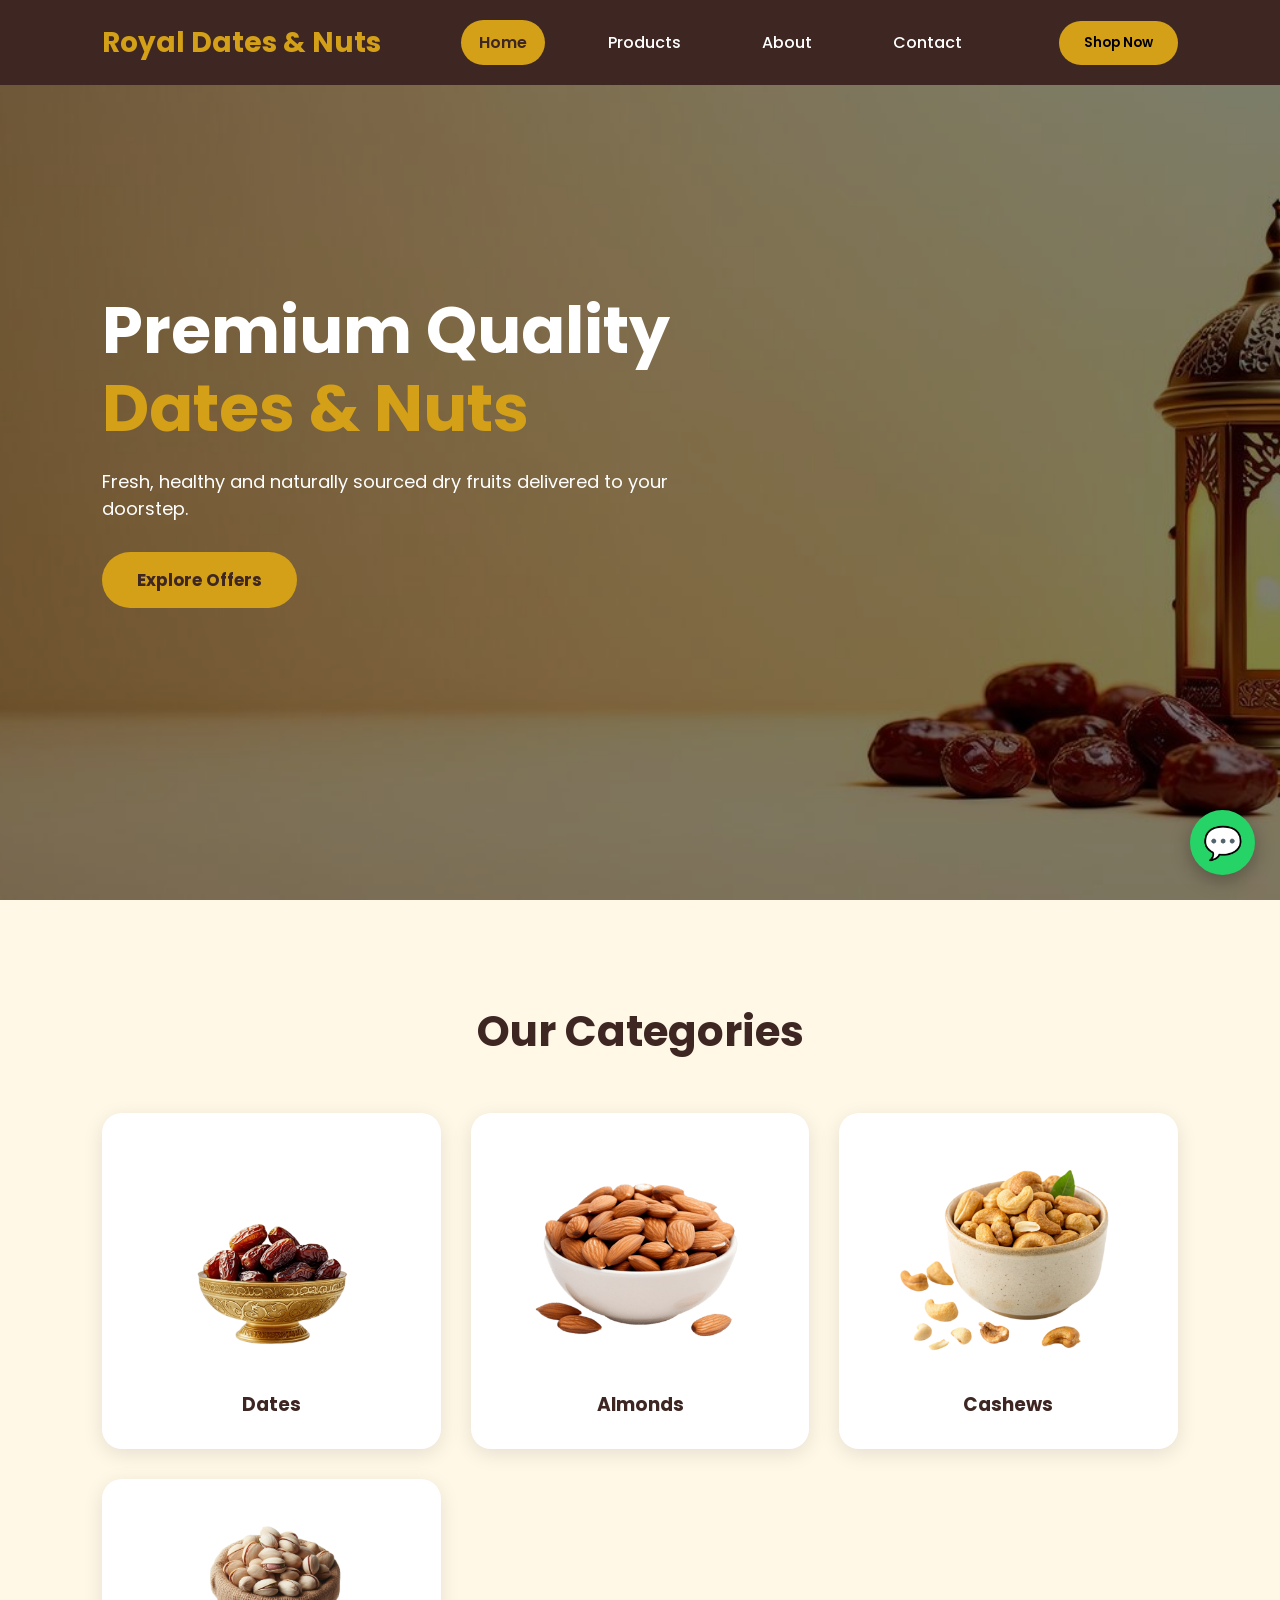
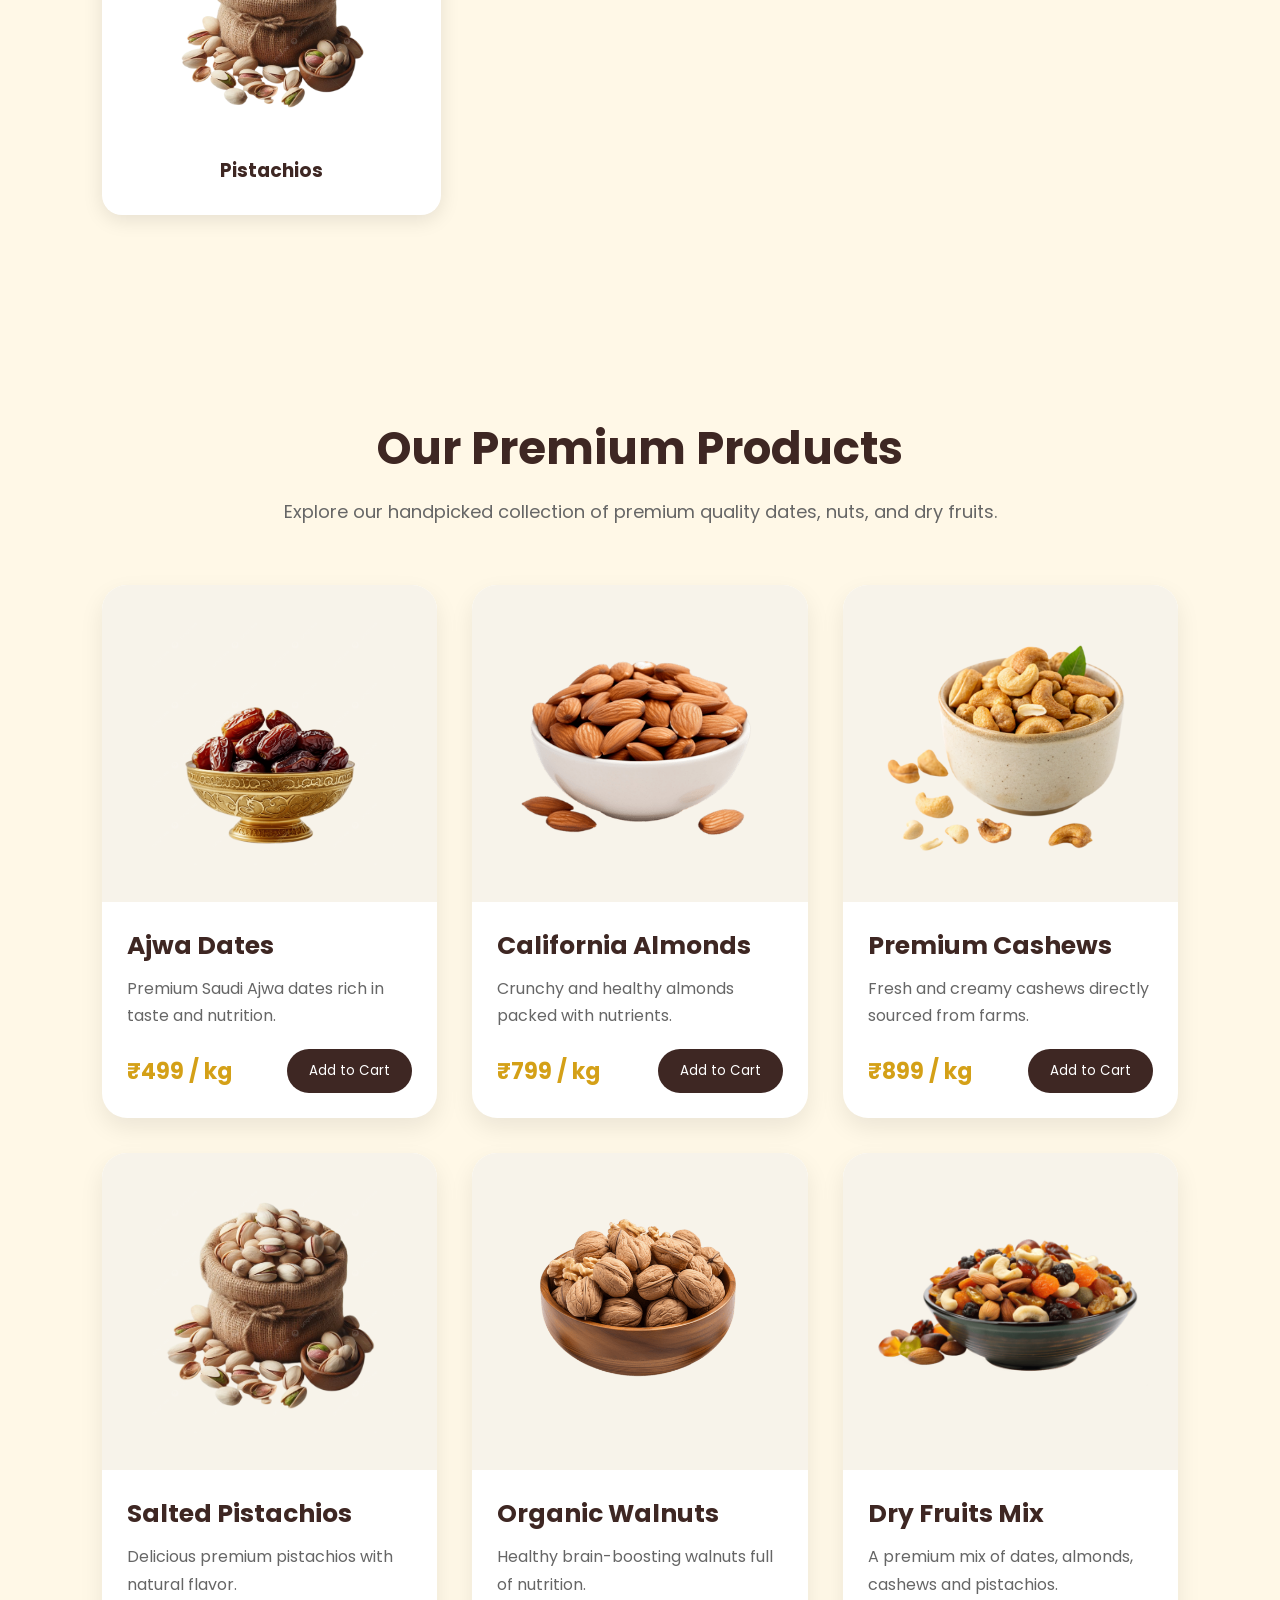
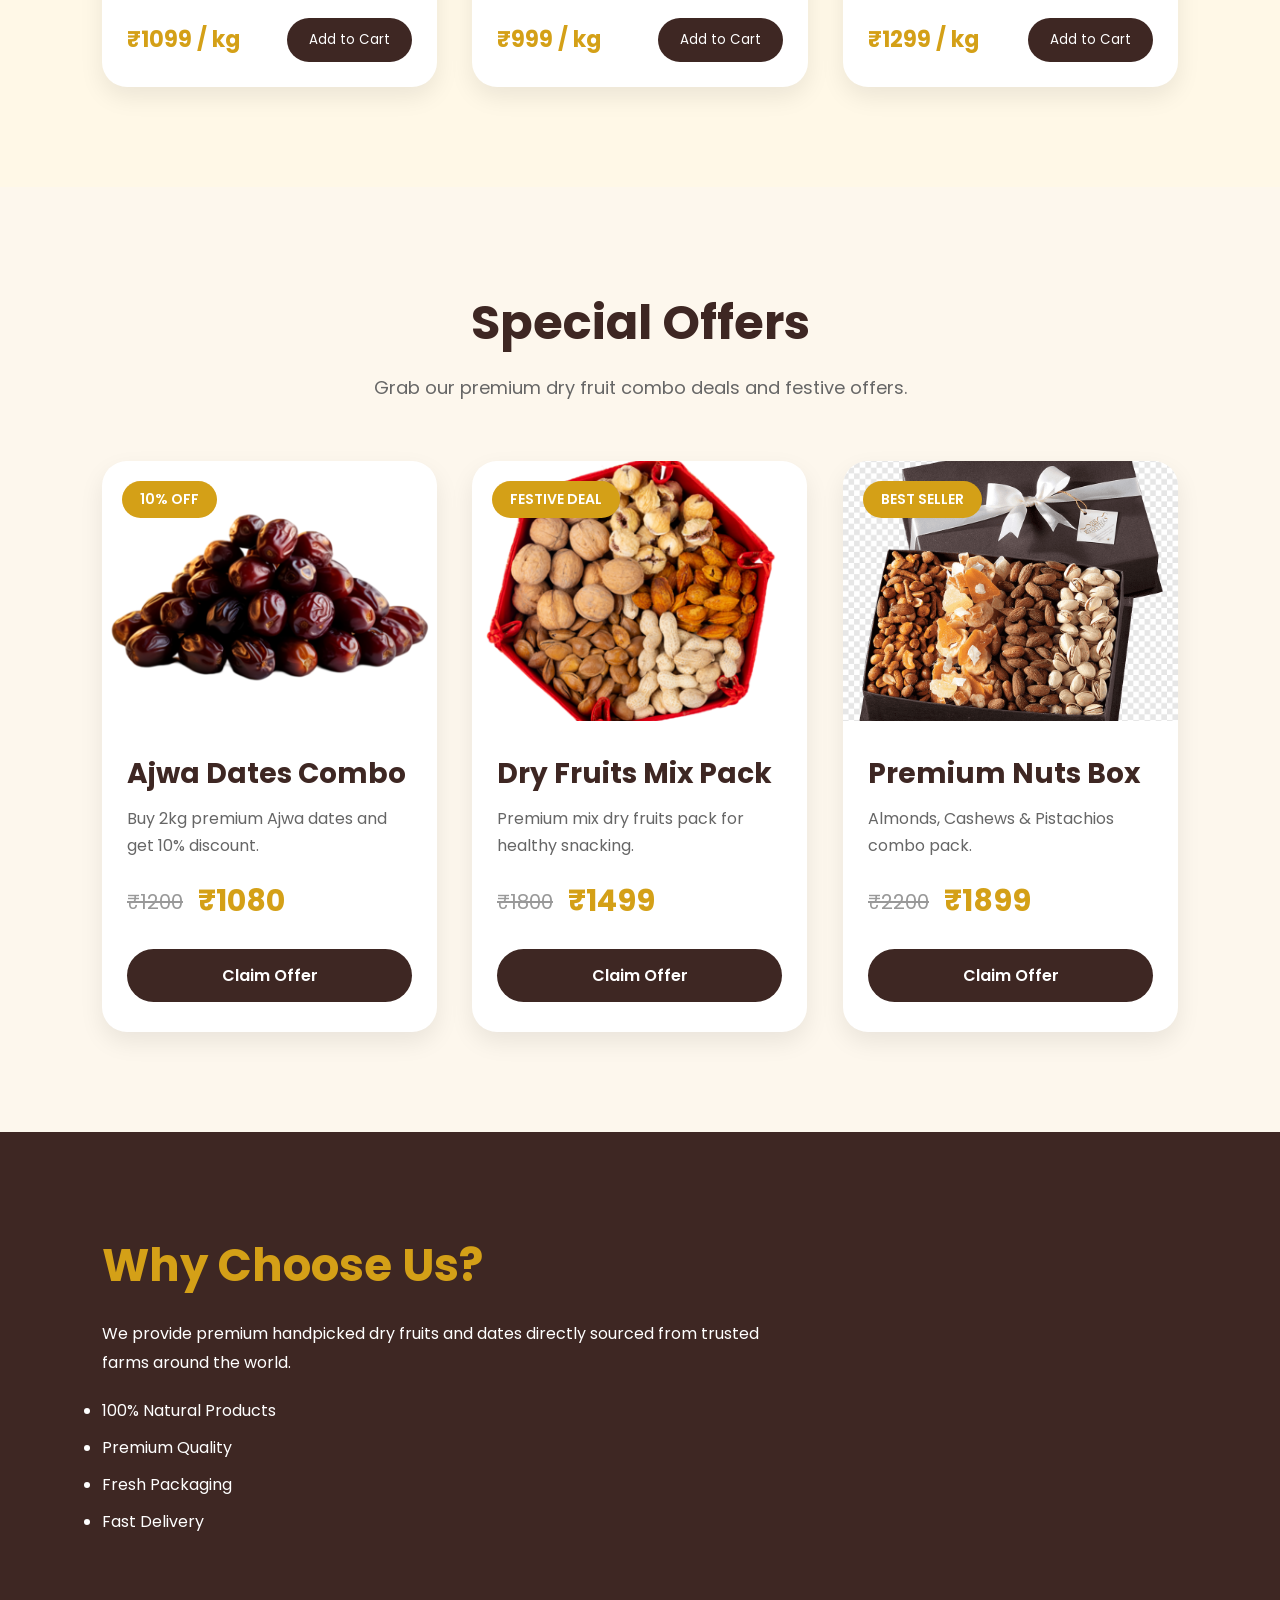
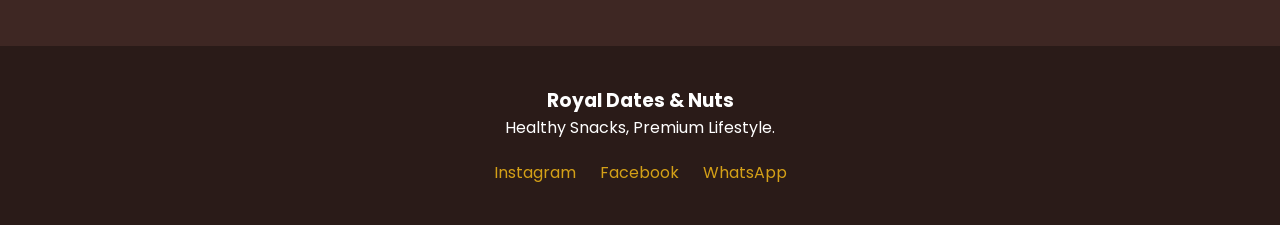
<file: index.html>
<!DOCTYPE html>
<html lang="en">
<head>
  <meta charset="UTF-8" />
  <meta name="viewport" content="width=device-width, initial-scale=1.0"/>
  <title>Royal Dates & Nuts</title>

  <link rel="stylesheet" href="style.css">

  <link rel="preconnect" href="https://fonts.googleapis.com">
  <link href="https://fonts.googleapis.com/css2?family=Poppins:wght@300;400;500;600;700&display=swap" rel="stylesheet">
  <link rel="stylesheet" href="https://unpkg.com/aos@2.3.4/dist/aos.css">
</head>
<body>

<!-- NAVBAR -->

<header>

  <div class="logo">
    Royal Dates & Nuts
  </div>

  <!-- HAMBURGER -->

  <div class="menu-toggle" id="menuToggle">
    ☰
  </div>

  <!-- NAVIGATION -->

  <nav class="navbar" id="navbar">

    <a href="index.html" class="nav-link active">
      Home
    </a>

    <a href="products.html" class="nav-link">
      Products
    </a>

    <a href="#about" class="nav-link">
      About
    </a>

    <a href="#contact" class="nav-link">
      Contact
    </a>

  </nav>

  <button class="shop-btn">
    Shop Now
  </button>

</header>

<!-- Hero Section -->
<section class="hero">
  <div class="overlay"></div>

  <div class="hero-content" data-aos="fade-right">
    <h1>Premium Quality <span>Dates & Nuts</span></h1>

    <p>
      Fresh, healthy and naturally sourced dry fruits delivered to your doorstep.
    </p>

    <a href="#offers" class="explore-btn">
  Explore Offers
</a>
  </div>
</section>

<!-- Categories -->
<section class="categories">

  <h2>Our Categories</h2>

  <div class="category-container">

    <div class="card" data-aos="zoom-in">
      <img src="images/ajwa-dates.png">
      <h3>Dates</h3>
    </div>

    <div class="card" data-aos="zoom-in">
      <img src="images/almonds.png">
      <h3>Almonds</h3>
    </div>

    <div class="card" data-aos="zoom-in">
      <img src="images/cashew.png">
      <h3>Cashews</h3>
    </div>

    <div class="card" data-aos="zoom-in">
      <img src="images/pistachio.png">
      <h3>Pistachios</h3>
    </div>

  </div>
</section>

<!-- PRODUCTS PAGE -->
<section class="products" id="products">

  <div class="section-title">
    <h2>Our Premium Products</h2>
    <p>
      Explore our handpicked collection of premium quality dates, nuts, and dry fruits.
    </p>
  </div>

  <div class="product-container">

    <!-- Product 1 -->
    <div class="product-card" data-aos="fade-up">

      <div class="product-image">
        <img src="images/ajwa-dates.png" alt="Ajwa Dates">
      </div>

      <div class="product-info">
        <h3>Ajwa Dates</h3>

        <p>
          Premium Saudi Ajwa dates rich in taste and nutrition.
        </p>

        <div class="price-cart">
          <span>₹499 / kg</span>
          <button>Add to Cart</button>
        </div>
      </div>

    </div>

    <!-- Product 2 -->
    <div class="product-card" data-aos="fade-up">

      <div class="product-image">
        <img src="images/almonds.png" alt="Almonds">
      </div>

      <div class="product-info">
        <h3>California Almonds</h3>

        <p>
          Crunchy and healthy almonds packed with nutrients.
        </p>

        <div class="price-cart">
          <span>₹799 / kg</span>
          <button>Add to Cart</button>
        </div>
      </div>

    </div>

    <!-- Product 3 -->
    <div class="product-card" data-aos="fade-up">

      <div class="product-image">
        <img src="images/cashew.png" alt="Cashews">
      </div>

      <div class="product-info">
        <h3>Premium Cashews</h3>

        <p>
          Fresh and creamy cashews directly sourced from farms.
        </p>

        <div class="price-cart">
          <span>₹899 / kg</span>
          <button>Add to Cart</button>
        </div>
      </div>

    </div>

    <!-- Product 4 -->
    <div class="product-card" data-aos="fade-up">

      <div class="product-image">
        <img src="images/pistachio.png" alt="Pistachio">
      </div>

      <div class="product-info">
        <h3>Salted Pistachios</h3>

        <p>
          Delicious premium pistachios with natural flavor.
        </p>

        <div class="price-cart">
          <span>₹1099 / kg</span>
          <button>Add to Cart</button>
        </div>
      </div>

    </div>

    <!-- Product 5 -->
    <div class="product-card" data-aos="fade-up">

      <div class="product-image">
        <img src="images/walnuts.png" alt="Walnuts">
      </div>

      <div class="product-info">
        <h3>Organic Walnuts</h3>

        <p>
          Healthy brain-boosting walnuts full of nutrition.
        </p>

        <div class="price-cart">
          <span>₹999 / kg</span>
          <button>Add to Cart</button>
        </div>
      </div>

    </div>

    <!-- Product 6 -->
    <div class="product-card" data-aos="fade-up">

      <div class="product-image">
        <img src="images/mix-dryfruits.png" alt="Dry Fruits Mix">
      </div>

      <div class="product-info">
        <h3>Dry Fruits Mix</h3>

        <p>
          A premium mix of dates, almonds, cashews and pistachios.
        </p>

        <div class="price-cart">
          <span>₹1299 / kg</span>
          <button>Add to Cart</button>
        </div>
      </div>

    </div>

  </div>

</section>

<!-- OFFERS SECTION -->

<section class="offers" id="offers">

  <div class="offers-title">

    <h2>Special Offers</h2>

    <p>
      Grab our premium dry fruit combo deals and festive offers.
    </p>

  </div>

  <div class="offers-container">

    <!-- OFFER 1 -->

    <div class="offer-card" data-aos="flip-left">

      <div class="offer-badge">
        10% OFF
      </div>

      <img src="images/offer-dates.png" alt="Dates Offer">

      <h3>Ajwa Dates Combo</h3>

      <p>
        Buy 2kg premium Ajwa dates and get 10% discount.
      </p>

      <div class="offer-price">

        <span class="old-price">₹1200</span>

        <span class="new-price">₹1080</span>

      </div>

      <a 
      href="https://wa.me/918111911675?text=Hello%20I%20want%20to%20order%20the%20Ajwa%20Dates%20Combo%20Offer"
      target="_blank"
      class="offer-btn">

      Claim Offer

      </a>

    </div>



    <!-- OFFER 2 -->

    <div class="offer-card" data-aos="flip-left">

      <div class="offer-badge">
        FESTIVE DEAL
      </div>

      <img src="images/offer-mix.png" alt="Mix Offer">

      <h3>Dry Fruits Mix Pack</h3>

      <p>
        Premium mix dry fruits pack for healthy snacking.
      </p>

      <div class="offer-price">

        <span class="old-price">₹1800</span>

        <span class="new-price">₹1499</span>

      </div>

      <a 
      href="https://wa.me/918111911675?text=Hello%20I%20want%20to%20order%20the%20Dry%20Fruits%20Mix%20Offer"
      target="_blank"
      class="offer-btn">

      Claim Offer

      </a>

    </div>



    <!-- OFFER 3 -->

    <div class="offer-card" data-aos="flip-left">

      <div class="offer-badge">
        BEST SELLER
      </div>

      <img src="images/offer-nuts.png" alt="Nuts Offer">

      <h3>Premium Nuts Box</h3>

      <p>
        Almonds, Cashews & Pistachios combo pack.
      </p>

      <div class="offer-price">

        <span class="old-price">₹2200</span>

        <span class="new-price">₹1899</span>

      </div>

      <a 
      href="https://wa.me/918111911675?text=Hello%20I%20want%20to%20order%20the%20Premium%20Nuts%20Box"
      target="_blank"
      class="offer-btn">

      Claim Offer

      </a>

    </div>

  </div>

</section>

<!-- About -->
<section class="about" id="about">

  <div class="about-text">
    <h2>Why Choose Us?</h2>

    <p>
      We provide premium handpicked dry fruits and dates directly sourced
      from trusted farms around the world.
    </p>

    <ul>
      <li>100% Natural Products</li>
      <li>Premium Quality</li>
      <li>Fresh Packaging</li>
      <li>Fast Delivery</li>
    </ul>
  </div>

</section>

<!-- Footer -->
<footer id="contact">
  <h3>Royal Dates & Nuts</h3>

  <p>Healthy Snacks, Premium Lifestyle.</p>

  <div class="socials">
    <a href="#">Instagram</a>
    <a href="#">Facebook</a>
    <a href="#">WhatsApp</a>
  </div>
</footer>

<script src="script.js"></script>

<a 
href="https://wa.me/918111911675"
class="floating-whatsapp"
target="_blank">

💬

</a>

<script src="https://unpkg.com/aos@2.3.4/dist/aos.js"></script>

<script>
  AOS.init({
    duration:1200,
    once:true
  });
</script>
</body>
</html>
</file>
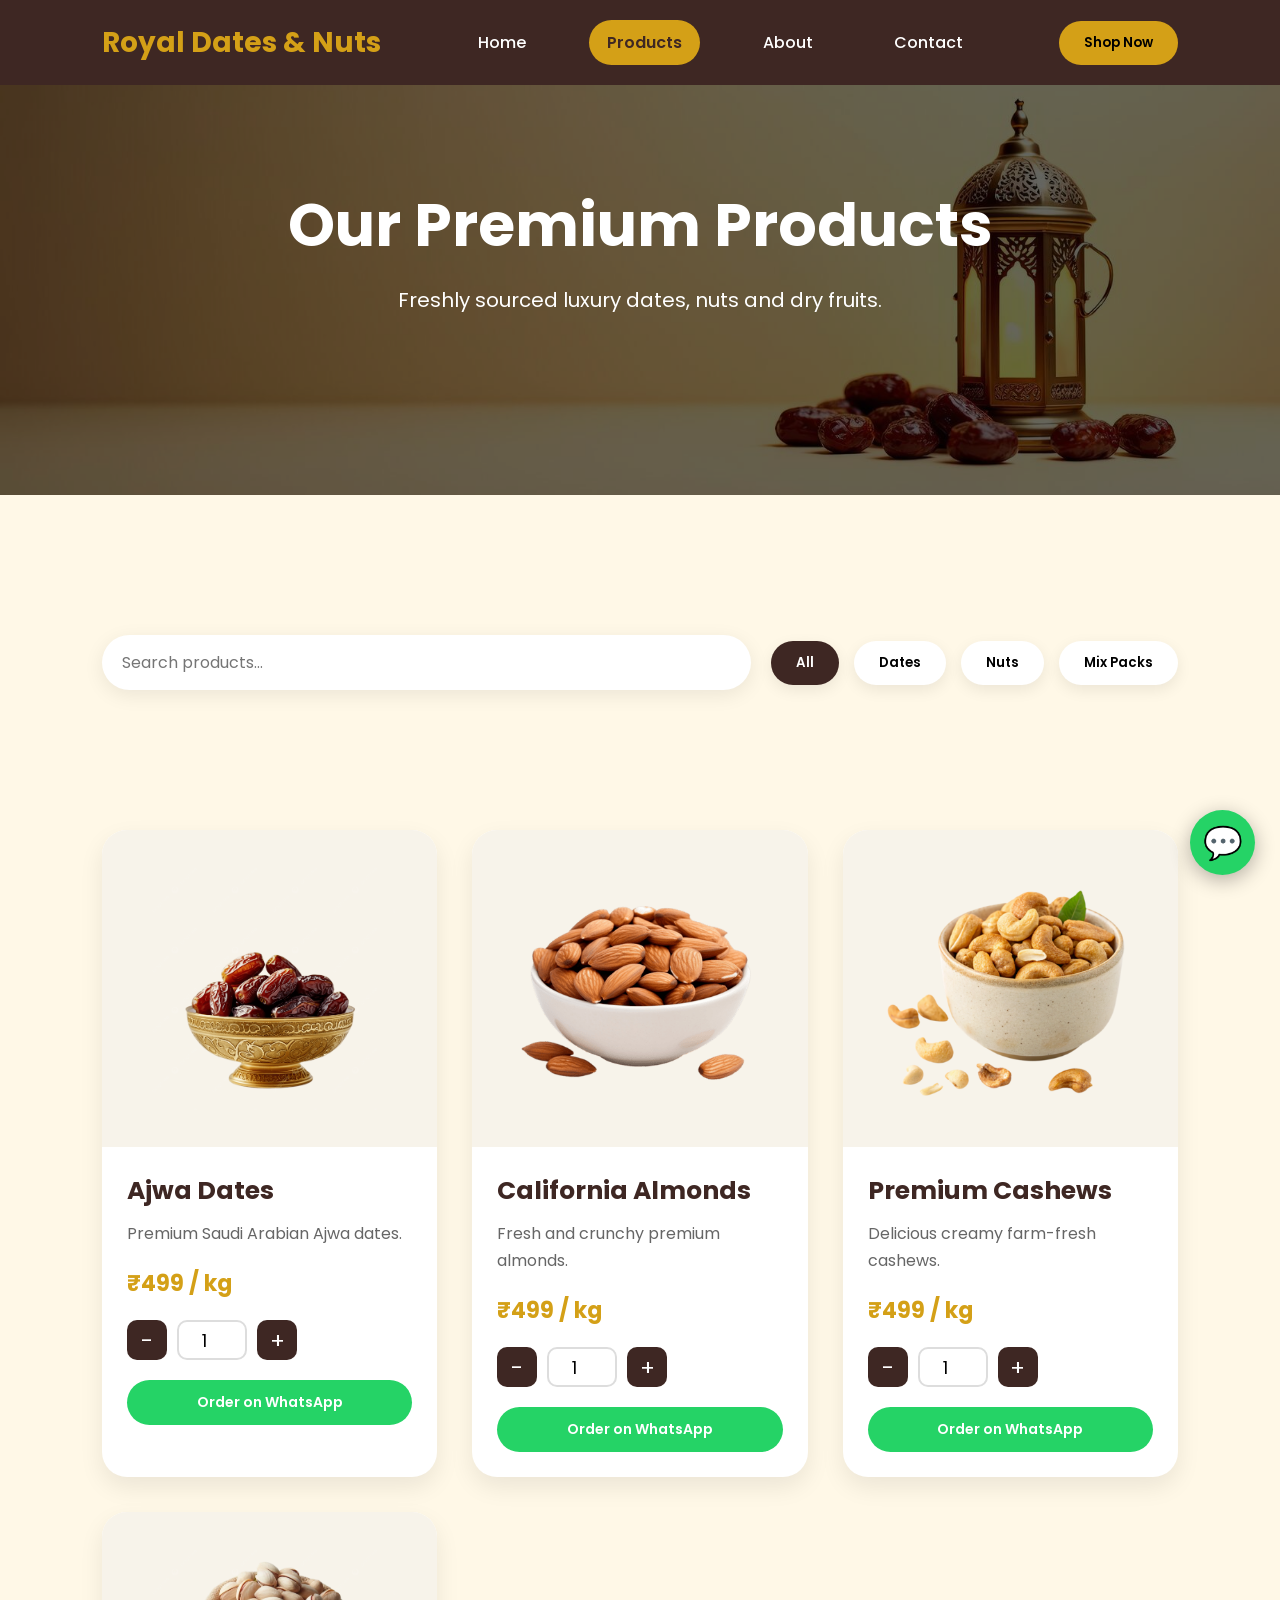
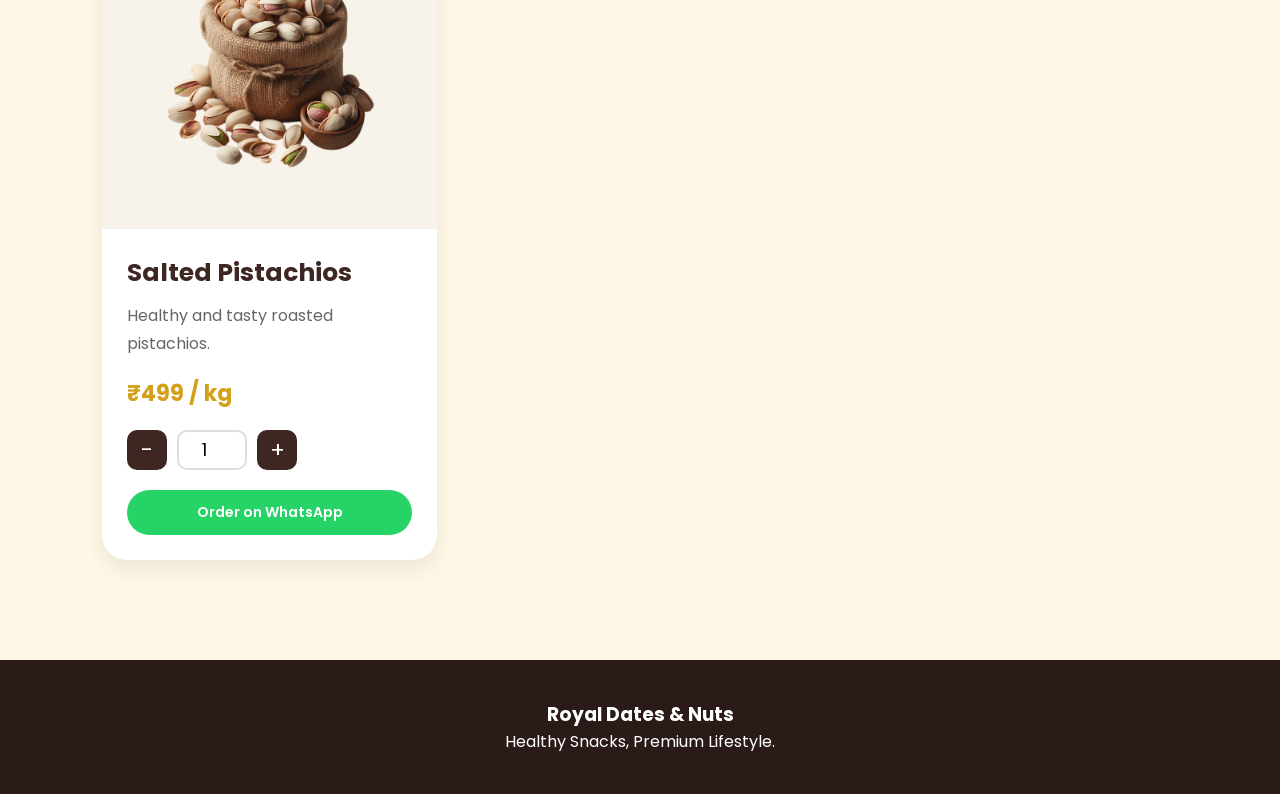
<file: products.html>
<!DOCTYPE html>
<html lang="en">

<head>
  <meta charset="UTF-8">
  <meta name="viewport" content="width=device-width, initial-scale=1.0">

  <title>Products | Royal Dates & Nuts</title>

  <link rel="stylesheet" href="style.css">

  <link rel="preconnect" href="https://fonts.googleapis.com">

  <link href="https://fonts.googleapis.com/css2?family=Poppins:wght@300;400;500;600;700&display=swap" rel="stylesheet">
  <link rel="stylesheet" href="https://unpkg.com/aos@2.3.4/dist/aos.css">
</head>

<body>

  <!-- NAVBAR -->

<header>

  <div class="logo">
    Royal Dates & Nuts
  </div>

  <!-- HAMBURGER -->

  <div class="menu-toggle" id="menuToggle">
    ☰
  </div>

  <!-- NAVIGATION -->

  <nav class="navbar" id="navbar">

    <a href="index.html" class="nav-link">
      Home
    </a>

    <a href="products.html" class="nav-link active">
      Products
    </a>

    <a href="index.html#about" class="nav-link">
      About
    </a>

    <a href="index.html#contact" class="nav-link">
      Contact
    </a>

  </nav>

  <button class="shop-btn">
    Shop Now
  </button>

</header>

  <!-- PAGE HERO -->

  <section class="page-hero">

    <div class="page-overlay"></div>

    <div class="page-content">
      <h1>Our Premium Products</h1>

      <p>
        Freshly sourced luxury dates, nuts and dry fruits.
      </p>
    </div>

  </section>

  <!-- SEARCH & FILTER -->

<section class="search-filter">

  <!-- SEARCH BAR -->

  <input 
  type="text" 
  id="searchInput"
  placeholder="Search products...">

  <!-- FILTER BUTTONS -->

  <div class="filter-buttons">

    <button class="filter-btn active-filter" data-filter="all">
      All
    </button>

    <button class="filter-btn" data-filter="dates">
      Dates
    </button>

    <button class="filter-btn" data-filter="nuts">
      Nuts
    </button>

    <button class="filter-btn" data-filter="mix">
      Mix Packs
    </button>

  </div>

</section>
  <!-- PRODUCTS -->

  <section class="products">

    <div class="product-container">

      <!-- PRODUCT 1 -->

      <div class="product-card" data-category="dates">

        <div class="product-image">
          <img src="images/ajwa-dates.png">
        </div>

        <div class="product-info">

          <h3>Ajwa Dates</h3>

          <p>
            Premium Saudi Arabian Ajwa dates.
          </p>

          <div class="price-cart">

  <span>₹499 / kg</span>

</div>

<div class="quantity-section">

  <button class="qty-btn minus">-</button>

  <input type="number" value="1" min="1" class="quantity-input">

  <button class="qty-btn plus">+</button>

</div>

<a 
href="#"
class="whatsapp-btn order-btn"
data-product="Ajwa Dates">

Order on WhatsApp

</a>
        </div>

      </div>

      <!-- PRODUCT 2 -->

        <div class="product-card" data-category="nuts">

        <div class="product-image">
          <img src="images/almonds.png">
        </div>

        <div class="product-info">

          <h3>California Almonds</h3>

          <p>
            Fresh and crunchy premium almonds.
          </p>

          <div class="price-cart">

  <span>₹499 / kg</span>

</div>

<div class="quantity-section">

  <button class="qty-btn minus">-</button>

  <input type="number" value="1" min="1" class="quantity-input">

  <button class="qty-btn plus">+</button>

</div>

<a 
href="#"
class="whatsapp-btn order-btn"
data-product="California Almonds">

Order on WhatsApp

</a>

        </div>

      </div>

      <!-- PRODUCT 3 -->

      <div class="product-card" data-category="nuts">

        <div class="product-image">
          <img src="images/cashew.png">
        </div>

        <div class="product-info">

          <h3>Premium Cashews</h3>

          <p>
            Delicious creamy farm-fresh cashews.
          </p>

          <div class="price-cart">

  <span>₹499 / kg</span>

</div>

<div class="quantity-section">

  <button class="qty-btn minus">-</button>

  <input type="number" value="1" min="1" class="quantity-input">

  <button class="qty-btn plus">+</button>

</div>

<a 
href="#"
class="whatsapp-btn order-btn"
data-product="Premium Cashews">

Order on WhatsApp

</a>

        </div>

      </div>

      <!-- PRODUCT 4 -->

      <div class="product-card" data-category="nuts">

        <div class="product-image">
          <img src="images/pistachio.png">
        </div>

        <div class="product-info">

          <h3>Salted Pistachios</h3>

          <p>
            Healthy and tasty roasted pistachios.
          </p>

          <div class="price-cart">

  <span>₹499 / kg</span>

</div>

<div class="quantity-section">

  <button class="qty-btn minus">-</button>

  <input type="number" value="1" min="1" class="quantity-input">

  <button class="qty-btn plus">+</button>

</div>

<a 
href="#"
class="whatsapp-btn order-btn"
data-product="Salted Pistachios">

Order on WhatsApp

</a>

        </div>

      </div>

    </div>

  </section>

  <!-- FOOTER -->

  <footer>

    <h3>Royal Dates & Nuts</h3>

    <p>
      Healthy Snacks, Premium Lifestyle.
    </p>

  </footer>

  <a 
href="https://wa.me/918111911675"
class="floating-whatsapp"
target="_blank">

💬

</a>

<script src="script.js"></script>

<script src="https://unpkg.com/aos@2.3.4/dist/aos.js"></script>

<script>
  AOS.init({
    duration:1200,
    once:true
  });
</script>
</body>

</html>
</file>
<file: style.css>
*{
  margin:0;
  padding:0;
  box-sizing:border-box;
  font-family:'Poppins',sans-serif;
}

body{
  background:#FFF8E7;
  color:#333;
}

/* Navbar */

header{
  width:100%;
  display:flex;
  justify-content:space-between;
  align-items:center;
  padding:20px 8%;
  background:#3E2723;
  position:fixed;
  top:0;
  z-index:1000;
}

.logo{
  color:#D4A017;
  font-size:28px;
  font-weight:700;
}

nav a{
  text-decoration:none;
  margin:0 15px;
  color:white;
  font-weight:500;
}

.shop-btn{
  background:#D4A017;
  border:none;
  padding:12px 25px;
  border-radius:30px;
  cursor:pointer;
  font-weight:600;
}

/* Hero */

.hero{
  height:100vh;
  background:url('images/hero-bg.jpg') center/cover no-repeat;
  position:relative;
  display:flex;
  align-items:center;
  padding:0 8%;
}

.overlay{
  position:absolute;
  inset:0;
  background:rgba(0,0,0,0.5);
}

.hero-content{
  position:relative;
  color:white;
  max-width:600px;
}

.hero-content h1{
  font-size:65px;
  line-height:1.2;
}

.hero-content span{
  color:#D4A017;
}

.hero-content p{
  margin:20px 0;
  font-size:18px;
}

/* EXPLORE BUTTON */

.explore-btn{
  display:inline-block;
  padding:15px 35px;
  background:#D4A017;
  color:#3E2723;
  text-decoration:none;
  border-radius:40px;
  font-size:17px;
  font-weight:700;
  transition:0.3s;
  margin-top:10px;
}

.explore-btn:hover{
  background:white;
  transform:translateY(-3px);
}

/* Categories */

.categories{
  padding:100px 8%;
  text-align:center;
}

.categories h2{
  font-size:42px;
  margin-bottom:50px;
  color:#3E2723;
}

.category-container{
  display:grid;
  grid-template-columns:repeat(auto-fit,minmax(250px,1fr));
  gap:30px;
}

.card{
  background:white;
  border-radius:20px;
  padding:30px;
  transition:0.4s;
  box-shadow:0 5px 20px rgba(0,0,0,0.1);
}

.card:hover{
  transform:translateY(-10px);
}

.card img{
  width:100%;
  height:220px;
  object-fit:contain;
}

.card h3{
  margin-top:20px;
  color:#3E2723;
}

/* About */

.about{
  padding:100px 8%;
  background:#3E2723;
  color:white;
}

.about h2{
  font-size:45px;
  margin-bottom:20px;
  color:#D4A017;
}

.about p{
  max-width:700px;
  line-height:1.8;
  margin-bottom:20px;
}

.about ul li{
  margin:12px 0;
}

/* Footer */

footer{
  background:#2a1b18;
  color:white;
  text-align:center;
  padding:40px;
}

.socials{
  margin-top:20px;
}

.socials a{
  color:#D4A017;
  margin:0 10px;
  text-decoration:none;
}

/* Responsive */

@media(max-width:768px){

  header{
    flex-direction:column;
  }

  nav{
    margin:15px 0;
  }

  .hero-content h1{
    font-size:45px;
  }

}

/* PRODUCTS SECTION */

.products{
  padding:100px 8%;
  background:#FFF8E7;
}

.section-title{
  text-align:center;
  margin-bottom:60px;
}

.section-title h2{
  font-size:45px;
  color:#3E2723;
  margin-bottom:15px;
}

.section-title p{
  color:#666;
  font-size:18px;
}

.product-container{
  display:grid;
  grid-template-columns:repeat(auto-fit,minmax(300px,1fr));
  gap:35px;
}

.product-card{
  background:white;
  border-radius:25px;
  overflow:hidden;
  box-shadow:0 10px 25px rgba(0,0,0,0.08);
  transition:0.4s;
}

.product-card:hover{
  transform:translateY(-10px);
}

.product-image{
  background:#f7f3ea;
  padding:30px;
}

.product-image img{
  width:100%;
  height:250px;
  object-fit:contain;
}

.product-info{
  padding:25px;
}

.product-info h3{
  color:#3E2723;
  margin-bottom:10px;
  font-size:25px;
}

.product-info p{
  color:#666;
  line-height:1.7;
  margin-bottom:20px;
}

.price-cart{
  display:flex;
  justify-content:space-between;
  align-items:center;
}

.price-cart span{
  font-size:22px;
  font-weight:700;
  color:#D4A017;
}

.price-cart button{
  padding:12px 22px;
  border:none;
  border-radius:30px;
  background:#3E2723;
  color:white;
  cursor:pointer;
  transition:0.3s;
}

.price-cart button:hover{
  background:#D4A017;
  color:#3E2723;
}

/* RESPONSIVE */

@media(max-width:768px){

  .section-title h2{
    font-size:35px;
  }

}

/* PAGE HERO */

.page-hero{
  height:55vh;
  background:url('images/hero-bg.jpg') center/cover no-repeat;
  position:relative;
  display:flex;
  justify-content:center;
  align-items:center;
}

.page-overlay{
  position:absolute;
  inset:0;
  background:rgba(0,0,0,0.6);
}

.page-content{
  position:relative;
  color:white;
  text-align:center;
}

.page-content h1{
  font-size:60px;
  margin-bottom:15px;
}

.page-content p{
  font-size:20px;
}

.whatsapp-btn{
  text-decoration:none;
  background:#25D366;
  color:white;
  padding:12px 18px;
  border-radius:30px;
  font-size:14px;
  font-weight:600;
  transition:0.3s;
}

.whatsapp-btn:hover{
  transform:scale(1.05);
}

.floating-whatsapp{
  position:fixed;
  bottom:25px;
  right:25px;
  width:65px;
  height:65px;
  background:#25D366;
  color:white;
  border-radius:50%;
  display:flex;
  justify-content:center;
  align-items:center;
  font-size:32px;
  text-decoration:none;
  box-shadow:0 5px 20px rgba(0,0,0,0.3);
  z-index:1000;
  transition:0.3s;
}

.floating-whatsapp:hover{
  transform:scale(1.1);
}

/* QUANTITY SELECTOR */

.quantity-section{
  display:flex;
  align-items:center;
  gap:10px;
  margin:20px 0;
}

.qty-btn{
  width:40px;
  height:40px;
  border:none;
  border-radius:10px;
  background:#3E2723;
  color:white;
  font-size:22px;
  cursor:pointer;
  transition:0.3s;
}

.qty-btn:hover{
  background:#D4A017;
  color:#3E2723;
}

.quantity-input{
  width:70px;
  height:40px;
  text-align:center;
  border:2px solid #ddd;
  border-radius:10px;
  font-size:18px;
  outline:none;
}

.order-btn{
  display:block;
  text-align:center;
  margin-top:15px;
}

/* OFFERS SECTION */

.offers{
  padding:100px 8%;
  background:#fdf7ed;
}

.offers-title{
  text-align:center;
  margin-bottom:60px;
}

.offers-title h2{
  font-size:48px;
  color:#3E2723;
  margin-bottom:15px;
}

.offers-title p{
  color:#666;
  font-size:18px;
}

.offers-container{
  display:grid;
  grid-template-columns:repeat(auto-fit,minmax(320px,1fr));
  gap:35px;
}

.offer-card{
  background:white;
  border-radius:25px;
  overflow:hidden;
  position:relative;
  box-shadow:0 10px 25px rgba(0,0,0,0.08);
  transition:0.4s;
  padding-bottom:30px;
}

.offer-card:hover{
  transform:translateY(-10px);
}

.offer-badge{
  position:absolute;
  top:20px;
  left:20px;
  background:#D4A017;
  color:white;
  padding:8px 18px;
  border-radius:30px;
  font-size:14px;
  font-weight:600;
}

.offer-card img{
  width:100%;
  height:260px;
  object-fit:cover;
}

.offer-card h3{
  font-size:28px;
  color:#3E2723;
  margin:25px 25px 10px;
}

.offer-card p{
  color:#666;
  line-height:1.7;
  margin:0 25px 20px;
}

.offer-price{
  display:flex;
  align-items:center;
  gap:15px;
  margin:0 25px 25px;
}

.old-price{
  text-decoration:line-through;
  color:#999;
  font-size:20px;
}

.new-price{
  color:#D4A017;
  font-size:30px;
  font-weight:700;
}

.offer-btn{
  display:block;
  width:calc(100% - 50px);
  margin:auto;
  text-align:center;
  background:#3E2723;
  color:white;
  padding:14px;
  border-radius:40px;
  text-decoration:none;
  font-weight:600;
  transition:0.3s;
}

.offer-btn:hover{
  background:#D4A017;
  color:#3E2723;
}

/* RESPONSIVE */

@media(max-width:768px){

  .offers-title h2{
    font-size:38px;
  }

}

/* NAVBAR */

.navbar{
  display:flex;
  gap:15px;
}

.nav-link{
  position:relative;
  text-decoration:none;
  color:white;
  font-weight:500;
  padding:10px 18px;
  border-radius:30px;
  transition:0.3s;
  overflow:hidden;
}

/* HOVER EFFECT */

.nav-link:hover{
  background:#D4A017;
  color:#3E2723;
  transform:translateY(-2px);
}

/* ACTIVE BUTTON */

.nav-link.active{
  background:#D4A017;
  color:#3E2723;
  font-weight:600;
}

/* ANIMATED UNDERLINE */

.nav-link::after{
  content:"";
  position:absolute;
  left:50%;
  bottom:5px;
  width:0%;
  height:2px;
  background:#3E2723;
  transition:0.3s;
  transform:translateX(-50%);
}

.nav-link:hover::after{
  width:60%;
}

/* MOBILE */

@media(max-width:768px){

  .navbar{
    flex-wrap:wrap;
    justify-content:center;
  }

}

/* LUXURY ANIMATIONS */

.product-card,
.offer-card,
.card{
  transition:
  transform 0.4s ease,
  box-shadow 0.4s ease;
}

.product-card:hover,
.offer-card:hover,
.card:hover{
  transform:
  translateY(-12px)
  scale(1.02);

  box-shadow:
  0 15px 40px rgba(0,0,0,0.15);
}

/* HERO TEXT ANIMATION */

.hero-content h1{
  animation:slideDown 1.2s ease;
}

.hero-content p{
  animation:fadeIn 2s ease;
}

@keyframes slideDown{

  from{
    opacity:0;
    transform:translateY(-50px);
  }

  to{
    opacity:1;
    transform:translateY(0);
  }

}

@keyframes fadeIn{

  from{
    opacity:0;
  }

  to{
    opacity:1;
  }

}

/* BUTTON GLOW */

.explore-btn,
.shop-btn,
.offer-btn,
.whatsapp-btn{

  transition:0.3s ease;

}

.explore-btn:hover,
.shop-btn:hover,
.offer-btn:hover,
.whatsapp-btn:hover{

  box-shadow:
  0 0 20px rgba(212,160,23,0.5);

}

/* SEARCH FILTER */

.search-filter{
  padding:140px 8% 40px;
  display:flex;
  justify-content:space-between;
  align-items:center;
  flex-wrap:wrap;
  gap:20px;
}

#searchInput{
  flex:1;
  min-width:280px;
  padding:15px 20px;
  border:none;
  border-radius:40px;
  font-size:16px;
  outline:none;
  box-shadow:0 5px 20px rgba(0,0,0,0.08);
}

.filter-buttons{
  display:flex;
  gap:15px;
  flex-wrap:wrap;
}

.filter-btn{
  padding:12px 25px;
  border:none;
  border-radius:30px;
  background:white;
  cursor:pointer;
  font-weight:600;
  transition:0.3s;
  box-shadow:0 5px 15px rgba(0,0,0,0.08);
}

.filter-btn:hover{
  background:#D4A017;
  color:#3E2723;
}

.active-filter{
  background:#3E2723;
  color:white;
}

/* ===================================
   FULL MOBILE OPTIMIZATION
=================================== */

@media(max-width:992px){

  /* HEADER */

  header{
    padding:18px 5%;
  }

  .logo{
    font-size:24px;
  }

  /* HERO */

  .hero{
    padding:0 5%;
    text-align:center;
    justify-content:center;
  }

  .hero-content{
    max-width:100%;
  }

  .hero-content h1{
    font-size:52px;
  }

  .hero-content p{
    font-size:17px;
  }

  /* PAGE HERO */

  .page-content h1{
    font-size:50px;
  }

}

/* ===================================
   PROFESSIONAL MOBILE LAYOUT
=================================== */

/* TABLET */

@media(max-width:768px){

  header{
    padding:15px 4%;
    flex-direction:column;
    gap:15px;
  }

  .logo{
    font-size:22px;
  }

  .navbar{
    gap:10px;
    justify-content:center;
    flex-wrap:wrap;
  }

  .nav-link{
    padding:8px 14px;
    font-size:14px;
  }

  .shop-btn{
    padding:10px 22px;
    font-size:14px;
  }

  /* HERO */

  .hero{
    padding:130px 4% 70px;
    min-height:90vh;
  }

  .hero-content h1{
    font-size:42px;
  }

  .hero-content p{
    font-size:15px;
    max-width:500px;
  }

  .explore-btn{
    padding:12px 28px;
    font-size:15px;
  }

  /* PAGE HERO */

  .page-content h1{
    font-size:42px;
  }

  .page-content p{
    font-size:16px;
  }

  /* TITLES */

  .section-title h2,
  .offers-title h2,
  .categories h2,
  .about h2{
    font-size:34px;
  }

  /* PRODUCTS */

  .products{
    padding:80px 4%;
  }

  .product-container{
    grid-template-columns:repeat(2,1fr);
    gap:20px;
  }

  .product-card{
    border-radius:20px;
  }

  .product-image{
    padding:20px;
  }

  .product-image img{
    height:170px;
  }

  .product-info{
    padding:18px;
  }

  .product-info h3{
    font-size:20px;
  }

  .product-info p{
    font-size:14px;
  }

  .price-cart span{
    font-size:20px;
  }

  /* OFFERS */

  .offers{
    padding:80px 4%;
  }

  .offers-container{
    grid-template-columns:repeat(2,1fr);
    gap:20px;
  }

  .offer-card img{
    height:220px;
  }

  .offer-card h3{
    font-size:22px;
  }

  .offer-card p{
    font-size:14px;
  }

  /* CATEGORIES */

  .categories{
    padding:80px 4%;
  }

  .category-container{
    grid-template-columns:repeat(2,1fr);
    gap:20px;
  }

  .card{
    padding:20px;
  }

  .card img{
    height:170px;
  }

}



/* MOBILE */

@media(max-width:480px){

  header{
    padding:14px 3%;
  }

  .logo{
    font-size:20px;
  }

  .navbar{
    gap:8px;
  }

  .nav-link{
    font-size:13px;
    padding:8px 12px;
  }

  .shop-btn{
    padding:10px 18px;
    font-size:13px;
  }

  /* HERO */

  .hero{
    padding:120px 3% 60px;
  }

  .hero-content h1{
    font-size:34px;
  }

  .hero-content p{
    font-size:14px;
  }

  .explore-btn{
    padding:11px 24px;
    font-size:14px;
  }

  /* TITLES */

  .section-title h2,
  .offers-title h2,
  .categories h2,
  .about h2{
    font-size:28px;
  }

  /* PRODUCTS */

  .product-container{
    grid-template-columns:repeat(2,1fr);
    gap:15px;
  }

  .product-image{
    padding:15px;
  }

  .product-image img{
    height:130px;
  }

  .product-info{
    padding:14px;
  }

  .product-info h3{
    font-size:16px;
  }

  .product-info p{
    font-size:12px;
    line-height:1.5;
  }

  .price-cart span{
    font-size:16px;
  }

  .quantity-section{
    gap:6px;
  }

  .qty-btn{
    width:32px;
    height:32px;
    font-size:18px;
  }

  .quantity-input{
    width:50px;
    height:32px;
    font-size:14px;
  }

  .whatsapp-btn{
    padding:10px;
    font-size:12px;
  }

  /* OFFERS */

  .offers-container{
    grid-template-columns:1fr;
  }

  .offer-card img{
    height:220px;
  }

  .offer-card h3{
    font-size:20px;
  }

  .offer-card p{
    font-size:13px;
  }

  .new-price{
    font-size:24px;
  }

  /* CATEGORIES */

  .category-container{
    grid-template-columns:repeat(2,1fr);
    gap:15px;
  }

  .card img{
    height:130px;
  }

  .card h3{
    font-size:16px;
  }

  /* SEARCH FILTER */

  .search-filter{
    padding:130px 3% 30px;
  }

  #searchInput{
    padding:12px 18px;
    font-size:14px;
  }

  .filter-btn{
    padding:9px 16px;
    font-size:12px;
  }

  /* FLOATING BUTTON */

  .floating-whatsapp{
    width:55px;
    height:55px;
    font-size:24px;
  }

}

/* ===================================
   HAMBURGER MENU
=================================== */

.menu-toggle{
  display:none;
  font-size:30px;
  color:white;
  cursor:pointer;
}

/* MOBILE NAVBAR */

@media(max-width:768px){

  header{
    position:relative;
    flex-direction:row;
    justify-content:space-between;
    align-items:center;
  }

  .menu-toggle{
    display:block;
  }

  .shop-btn{
    display:none;
  }

  .navbar{
    position:absolute;
    top:90px;
    right:4%;
    width:220px;
    background:#3E2723;
    border-radius:20px;
    flex-direction:column;
    padding:20px;
    gap:15px;

    opacity:0;
    visibility:hidden;
    transform:translateY(-10px);

    transition:0.3s;

    box-shadow:0 10px 30px rgba(0,0,0,0.2);
  }

  .navbar.active-menu{
    opacity:1;
    visibility:visible;
    transform:translateY(0);
  }

  .nav-link{
    width:100%;
    text-align:center;
    padding:12px;
  }

}
</file>
